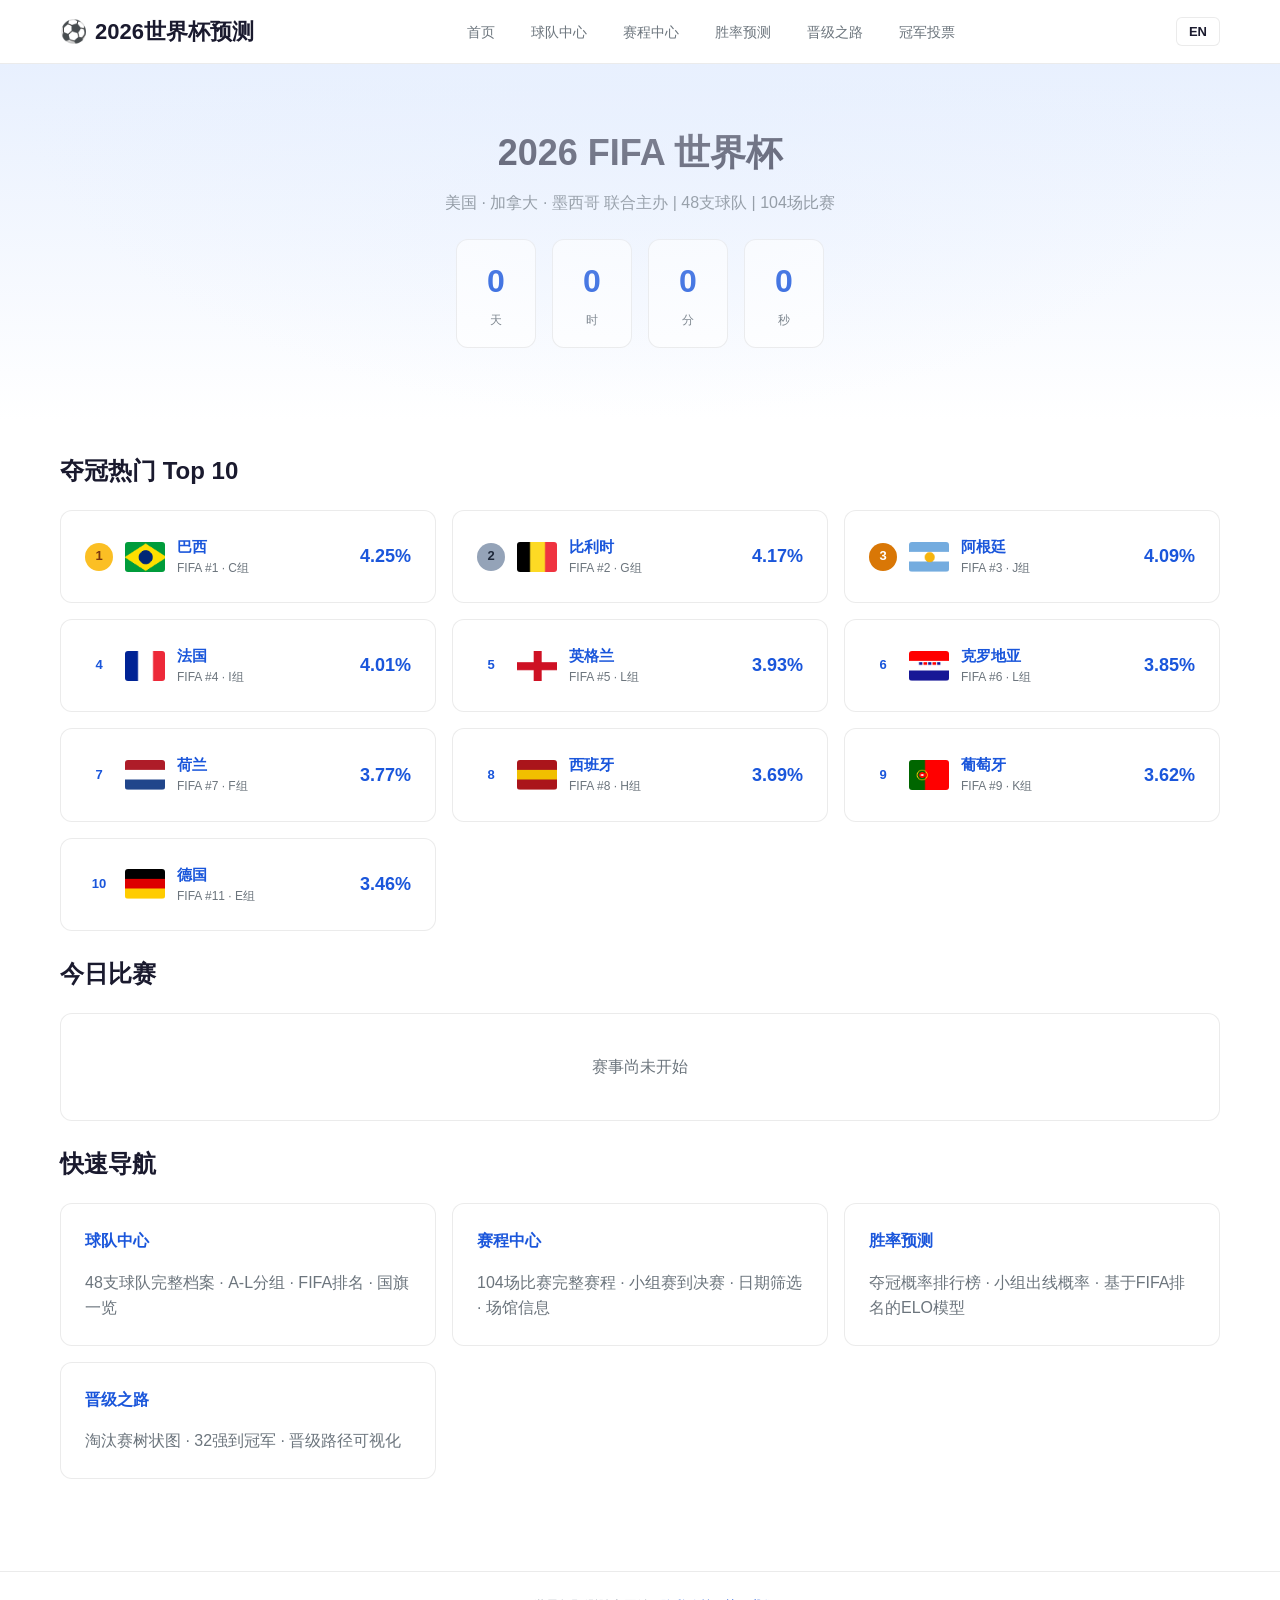
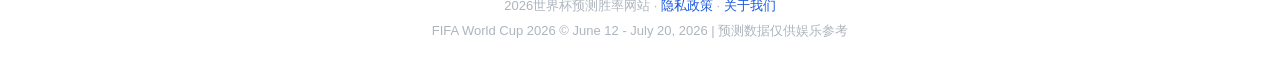
<file: index.html>
<!DOCTYPE html>
<html lang="zh-CN">
<head>
<meta charset="UTF-8">
  <script async src="https://pagead2.googlesyndication.com/pagead/js/adsbygoogle.js?client=ca-pub-3006326176617264"
     crossorigin="anonymous"></script>
<meta name="viewport" content="width=device-width, initial-scale=1.0">
<title data-i18n-title="2026世界杯预测胜率 | 夺冠概率 · 赛程 · 球队中心">2026世界杯预测胜率 | 夺冠概率 · 赛程 · 球队中心</title>
  <meta name="description" content="2026年美加墨世界杯预测胜率网站。48支球队完整数据，104场比赛赛程，基于FIFA排名的ELO胜率模型，冠军预测投票。免费、无广告（即将开通）、纯中文。">
  <meta name="keywords" content="2026世界杯,世界杯预测,夺冠概率,世界杯赛程,世界杯球队,FIFA排名,世界杯投票,美加墨世界杯,胜率预测">
  <meta name="robots" content="index, follow, max-image-preview:large">
  <meta name="author" content="2026世界杯预测">
  <link rel="canonical" href="https://cup2026.top/">
  <!-- Open Graph -->
  <meta property="og:title" content="2026世界杯预测胜率 | 夺冠概率 · 赛程 · 球队中心">
  <meta property="og:description" content="2026年美加墨世界杯预测胜率网站。48支球队完整数据，104场比赛赛程，基于FIFA排名的ELO胜率模型，冠军预测投票。免费、无广告（即将开通）、纯中文。">
  <meta property="og:type" content="website">
  <meta property="og:url" content="https://cup2026.top/">
  <meta property="og:site_name" content="2026世界杯预测">
  <meta property="og:locale" content="zh_CN">
  <!-- Twitter Card -->
  <meta name="twitter:card" content="summary_large_image">
  <meta name="twitter:title" content="2026世界杯预测胜率 | 夺冠概率 · 赛程 · 球队中心">
  <meta name="twitter:description" content="2026年美加墨世界杯预测胜率网站。48支球队完整数据，104场比赛赛程，基于FIFA排名的ELO胜率模型，冠军预测投票。免费、无广告（即将开通）、纯中文。">
  <!-- Structured Data -->
  <script type="application/ld+json">
  {
    "@context": "https://schema.org",
    "@type": "WebSite",
    "name": "2026世界杯预测胜率",
    "url": "https://cup2026.top/",
    "description": "2026年美加墨世界杯预测胜率网站。48支球队数据、104场赛程、ELO胜率模型、冠军预测投票。",
    "inLanguage": "zh-CN",
    "potentialAction": {
      "@type": "SearchAction",
      "target": "https://cup2026.top/teams.html?search={search_term_string}",
      "query-input": "required name=search_term_string"
    }
  }
  </script>
<link rel="stylesheet" href="css/style.css">
  <script src="js/i18n.js" defer></script>
</head>
<body>

<nav class="nav">
  <div class="nav-inner">
    <a href="index.html" class="nav-logo"><span>&#9917;</span> <span data-i18n="2026世界杯预测">2026世界杯预测</span></a>
    <button class="nav-toggle" onclick="document.querySelector('.nav-links').classList.toggle('open')">
      <span></span><span></span><span></span>
    </button>
    <ul class="nav-links">
      <li><a href="index.html" data-i18n="首页">首页</a></li>
      <li><a href="teams.html" data-i18n="球队中心">球队中心</a></li>
      <li><a href="schedule.html" data-i18n="赛程中心">赛程中心</a></li>
      <li><a href="probability.html" data-i18n="胜率预测">胜率预测</a></li>
      <li><a href="bracket.html" data-i18n="晋级之路">晋级之路</a></li>
      <li><a href="vote.html" data-i18n="冠军投票">冠军投票</a></li>
    </ul>
    <button id="lang-switch" class="btn" style="padding:6px 12px;font-size:13px;font-weight:600;border-radius:6px;margin-left:8px;">EN</button>
  </div>
</nav>

<section class="hero hero-enhanced">
  <h1 data-i18n="2026 FIFA 世界杯">2026 FIFA 世界杯</h1>
  <p><span data-i18n="美国 · 加拿大 · 墨西哥 联合主办 | 48支球队 | 104场比赛">美国 · 加拿大 · 墨西哥 联合主办 | 48支球队 | 104场比赛</span></p>
  <div class="countdown" id="countdown"></div>
</section>

<div class="container">
  <h2 class="section-title" data-i18n="夺冠热门 Top 10">夺冠热门 Top 10</h2>
  <div class="card-grid" id="hot-teams"></div>

  <div class="mt-24">
    <h2 class="section-title" data-i18n="今日比赛">今日比赛</h2>
    <div class="match-grid" id="today-matches"></div>
  </div>

  <div class="mt-24">
    <h2 class="section-title" data-i18n="快速导航">快速导航</h2>
    <div class="card-grid">
      <a href="teams.html" class="card">
        <div class="card-title"><span data-i18n="球队中心">球队中心</span></div>
        <p class="text-muted" data-i18n="48支球队完整档案 · A-L分组 · FIFA排名 · 国旗一览">48支球队完整档案 · A-L分组 · FIFA排名 · 国旗一览</p>
      </a>
      <a href="schedule.html" class="card">
        <div class="card-title"><span data-i18n="赛程中心">赛程中心</span></div>
        <p class="text-muted" data-i18n="104场比赛完整赛程 · 小组赛到决赛 · 日期筛选 · 场馆信息">104场比赛完整赛程 · 小组赛到决赛 · 日期筛选 · 场馆信息</p>
      </a>
      <a href="probability.html" class="card">
        <div class="card-title"><span data-i18n="胜率预测">胜率预测</span></div>
        <p class="text-muted" data-i18n="夺冠概率排行榜 · 小组出线概率 · 基于FIFA排名的ELO模型">夺冠概率排行榜 · 小组出线概率 · 基于FIFA排名的ELO模型</p>
      </a>
      <a href="bracket.html" class="card">
        <div class="card-title"><span data-i18n="晋级之路">晋级之路</span></div>
        <p class="text-muted" data-i18n="淘汰赛树状图 · 32强到冠军 · 晋级路径可视化">淘汰赛树状图 · 32强到冠军 · 晋级路径可视化</p>
      </a>
    </div>
  </div>
</div>

<footer class="footer">
  <p>2026世界杯预测胜率网站 · <a href="privacy.html"data-i18n="隐私政策">隐私政策</a> · <a href="about.html"data-i18n="关于我们">关于我们</a></p>
  <p style="margin-top:4px;">FIFA World Cup 2026 &copy; June 12 - July 20, 2026 | 预测数据仅供娱乐参考</p>
</footer>

<script src="js/data.js"></script>
<script src="js/probability.js"></script>
<script src="js/live-updater.js"></script>
<script src="js/effects.js"></script>
<script>
(function() {
  Effects.init();
  Effects.startParticleRain();

  var tn = TOURNAMENT;
  function L(text) { return typeof I18N !== 'undefined' ? I18N.t(text) : text; }

  var start = new Date(tn.startDate + 'T00:00:00+08:00');

  function updateCountdown() {
    var diff = start - new Date();
    if (diff <= 0) diff = 0;
    var d = Math.floor(diff / 86400000);
    var h = Math.floor((diff % 86400000) / 3600000);
    var m = Math.floor((diff % 3600000) / 60000);
    var s = Math.floor((diff % 60000) / 1000);
    document.getElementById('countdown').innerHTML =
      '<div class="countdown-item"><div class="countdown-num">' + d + '</div><div class="countdown-label">' + L('天') + '</div></div>' +
      '<div class="countdown-item"><div class="countdown-num">' + h + '</div><div class="countdown-label">' + L('时') + '</div></div>' +
      '<div class="countdown-item"><div class="countdown-num">' + m + '</div><div class="countdown-label">' + L('分') + '</div></div>' +
      '<div class="countdown-item"><div class="countdown-num">' + s + '</div><div class="countdown-label">' + L('秒') + '</div></div>';
  }
  updateCountdown();
  setInterval(updateCountdown, 1000);

  function renderHotTeams() {
    var odds = getCachedOdds().slice(0, 10);
    var isEnglish = typeof I18N !== 'undefined' && I18N.current === 'en';
    var hotHTML = odds.map(function(t, i) {
      var rankClass = i === 0 ? 'rank-1' : i === 1 ? 'rank-2' : i === 2 ? 'rank-3' : '';
      var groupLabel = L('组');
      var teamName = isEnglish ? (getTeamByCode(t.fifaCode) || {}).name || t.name : t.name;
      return '<a href="teams.html?team=' + t.fifaCode + '" class="card glow-card flip-card" style="display:flex;align-items:center;gap:12px;">' +
        '<div class="flip-card-inner" style="display:flex;align-items:center;gap:12px;width:100%;">' +
        '<span class="rank-badge ' + rankClass + '">' + (i+1) + '</span>' +
        '<img src="' + t.flag + '" class="flag-animated" style="width:40px;height:30px;object-fit:cover;border-radius:3px;" alt="">' +
        '<div style="flex:1"><div style="font-weight:600;font-size:15px;">' + teamName + '</div><div style="font-size:12px;color:var(--text-secondary);">FIFA #' + t.fifaRank + ' · ' + t.group + groupLabel + '</div></div>' +
        '<div style="font-weight:700;font-size:18px;color:var(--accent);">' + t.probability + '%</div>' +
        '</div></a>';
    }).join('');
    document.getElementById('hot-teams').innerHTML = hotHTML;
  }

  function renderToday() {
    var isEnglish = typeof I18N !== 'undefined' && I18N.current === 'en';
    var today = new Date().toISOString().slice(0, 10);
    var todayMatches = getMatchesByDate(today);
    var todayHTML = '';
    if (todayMatches.length === 0) {
      var upcoming = MATCHES.find(function(m) { return m.date >= today; });
      if (upcoming) {
        var h = getTeamByCode(upcoming.home);
        var a = getTeamByCode(upcoming.away);
        var hName = isEnglish ? (h ? h.name : '') : (h ? h.nameCN : '');
        var aName = isEnglish ? (a ? a.name : '') : (a ? a.nameCN : '');
        todayHTML = '<div class="card text-center" style="padding:40px;"><p class="text-muted" style="font-size:15px;">' + L('今日暂无比赛') + '</p><p style="margin-top:8px;font-size:13px;">' + L('最近比赛') + ': ' + hName + ' vs ' + aName + ' — ' + upcoming.date + '</p></div>';
      } else {
        todayHTML = '<div class="card text-center" style="padding:40px;"><p class="text-muted">' + L('赛事尚未开始') + '</p></div>';
      }
    } else {
      todayHTML = todayMatches.map(function(m) {
        var h = getTeamByCode(m.home);
        var a = getTeamByCode(m.away);
        var probs = calcMatchProbability(h, a);
        var homeName = isEnglish ? (h ? h.name : 'TBD') : (h ? h.nameCN : '待定');
        var awayName = isEnglish ? (a ? a.name : 'TBD') : (a ? a.nameCN : '待定');
        var stageLabels = {group: m.group + L('组') + ' ' + L('第') + m.matchday + ' ' + L('轮'), round32: L('32强'), round16: L('16强'), quarter: L('8强'), semi: L('半决赛'), thirdPlace: L('季军赛'), final: L('决赛')};
        var stageLabel = stageLabels[m.stage] || m.stage;
        return '<div class="match-card">' +
          '<div class="match-time"><div class="match-date">' + m.date.slice(5) + '</div><div class="match-hour">' + m.time + '</div></div>' +
          '<div class="match-teams">' +
            '<div class="match-team"><img src="' + h.flag + '" alt=""><span class="match-team-name">' + homeName + '</span></div>' +
            '<span class="match-vs">VS</span>' +
            '<div class="match-team right"><span class="match-team-name">' + awayName + '</span><img src="' + a.flag + '" alt=""></div>' +
          '</div>' +
          '<span class="match-stage">' + stageLabel + '</span>' +
          '<div style="text-align:center;font-size:12px;min-width:80px;">' +
            '<span style="color:var(--accent);">' + probs.homeWin + '%</span> · <span style="color:var(--text-tertiary);">' + probs.draw + '%</span> · <span style="color:var(--danger);">' + probs.awayWin + '%</span>' +
          '</div></div>';
      }).join('');
    }
    document.getElementById('today-matches').innerHTML = todayHTML;
  }

  renderHotTeams();
  renderToday();

  window.renderLang = function() {
    updateCountdown();
    renderHotTeams();
    renderToday();
  };
})();
</script>
</body>
</html>
</file>
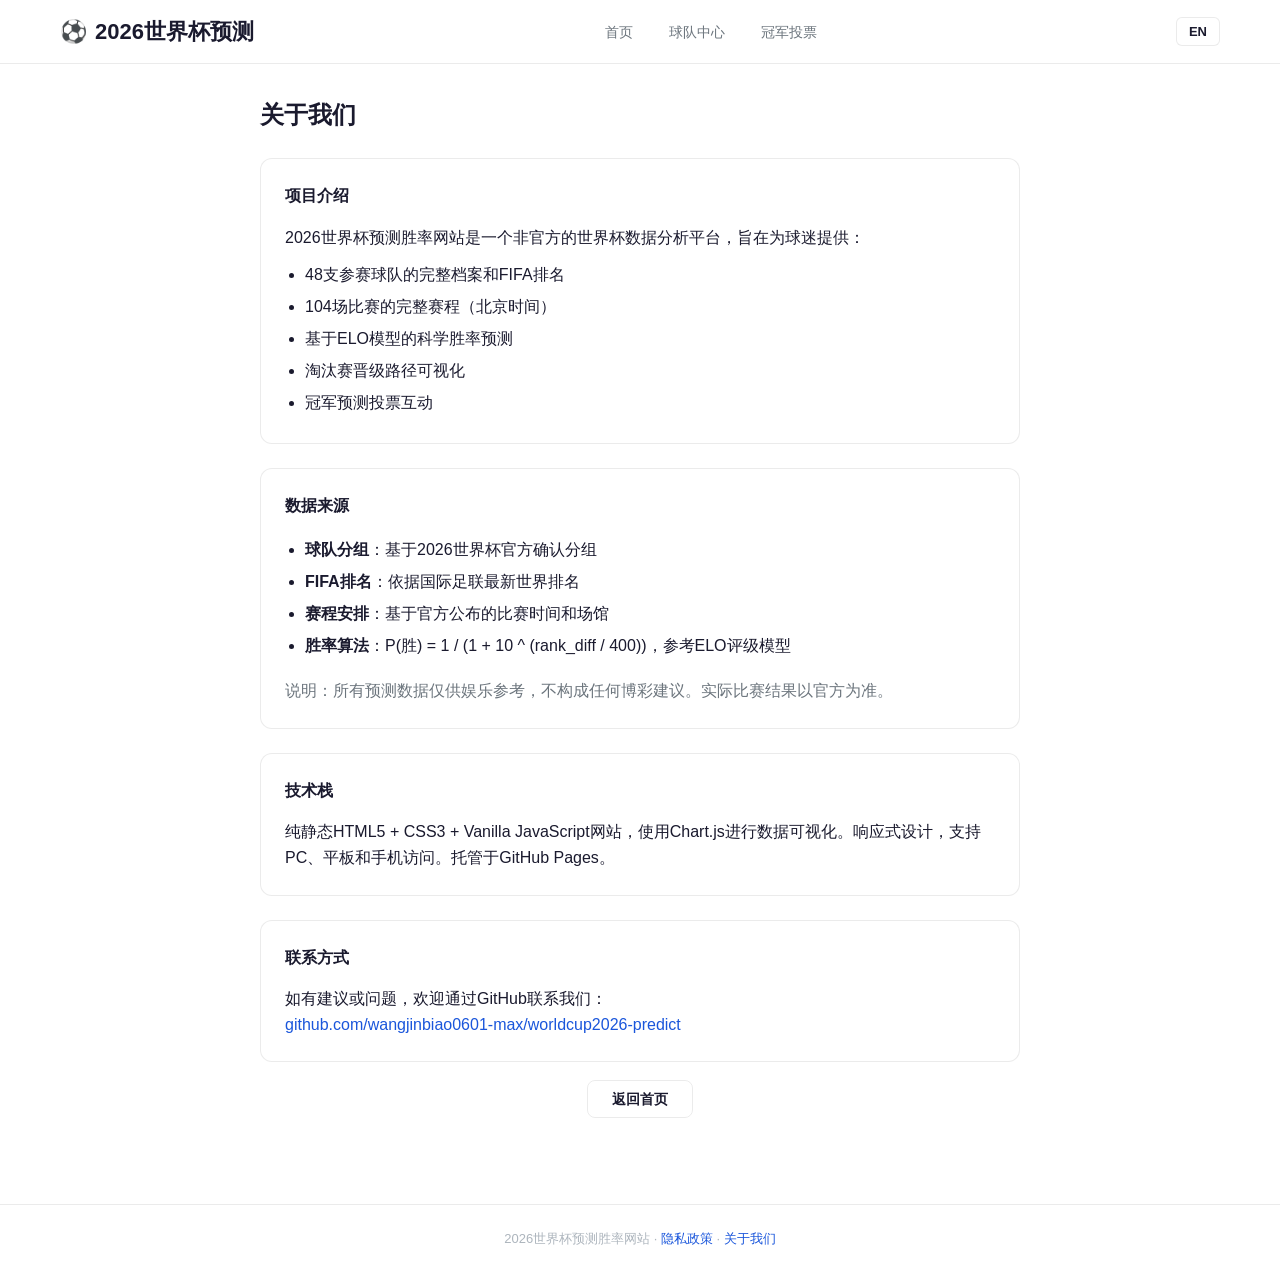
<file: about.html>
<!DOCTYPE html>
<html lang="zh-CN">
<head>
<meta charset="UTF-8">
  <script async src="https://pagead2.googlesyndication.com/pagead/js/adsbygoogle.js?client=ca-pub-3006326176617264"
     crossorigin="anonymous"></script>
<meta name="viewport" content="width=device-width, initial-scale=1.0">
<title data-i18n-title="关于我们 — 2026世界杯预测">关于我们 — 2026世界杯预测</title>
<meta name="description" content="关于2026世界杯预测胜率网站。了解我们的数据来源、算法说明和项目背景。">
<meta name="robots" content="index, follow">
<link rel="stylesheet" href="css/style.css">
  <script src="js/i18n.js" defer></script>
</head>
<body>
<nav class="nav">
  <div class="nav-inner">
    <a href="index.html" class="nav-logo"><span>&#9917;</span> <span data-i18n="2026世界杯预测">2026世界杯预测</span></a>
    <ul class="nav-links">
      <li><a href="index.html" data-i18n="首页">首页</a></li>
      <li><a href="teams.html" data-i18n="球队中心">球队中心</a></li>
      <li><a href="vote.html" data-i18n="冠军投票">冠军投票</a></li>
    </ul>
    <button id="lang-switch" class="btn" style="padding:6px 12px;font-size:13px;font-weight:600;border-radius:6px;margin-left:8px;">EN</button>
  </div>
</nav>
<div class="container" style="max-width:800px;">
  <h1 class="section-title" data-i18n="关于我们">关于我们</h1>

  <div class="card mt-24">
    <h2 class="card-title" data-i18n="项目介绍">项目介绍</h2>
    <p>2026世界杯预测胜率网站是一个非官方的世界杯数据分析平台，旨在为球迷提供：</p>
    <ul style="margin-top:8px;padding-left:20px;line-height:2;">
      <li>48支参赛球队的完整档案和FIFA排名</li>
      <li>104场比赛的完整赛程（北京时间）</li>
      <li>基于ELO模型的科学胜率预测</li>
      <li>淘汰赛晋级路径可视化</li>
      <li>冠军预测投票互动</li>
    </ul>
  </div>

  <div class="card mt-24">
    <h2 class="card-title" data-i18n="数据来源">数据来源</h2>
    <ul style="padding-left:20px;line-height:2;">
      <li><strong>球队分组</strong>：基于2026世界杯官方确认分组</li>
      <li><strong>FIFA排名</strong>：依据国际足联最新世界排名</li>
      <li><strong>赛程安排</strong>：基于官方公布的比赛时间和场馆</li>
      <li><strong>胜率算法</strong>：P(胜) = 1 / (1 + 10 ^ (rank_diff / 400))，参考ELO评级模型</li>
    </ul>
    <p class="text-muted mt-16">说明：所有预测数据仅供娱乐参考，不构成任何博彩建议。实际比赛结果以官方为准。</p>
  </div>

  <div class="card mt-24">
    <h2 class="card-title" data-i18n="技术栈">技术栈</h2>
    <p>纯静态HTML5 + CSS3 + Vanilla JavaScript网站，使用Chart.js进行数据可视化。响应式设计，支持PC、平板和手机访问。托管于GitHub Pages。</p>
  </div>

  <div class="card mt-24">
    <h2 class="card-title" data-i18n="联系方式">联系方式</h2>
    <p>如有建议或问题，欢迎通过GitHub联系我们：<br>
    <a href="https://github.com/wangjinbiao0601-max/worldcup2026-predict" target="_blank" rel="noopener">github.com/wangjinbiao0601-max/worldcup2026-predict</a></p>
  </div>

  <div class="text-center mt-24">
    <a href="index.html" class="btn"data-i18n="返回首页">返回首页</a>
  </div>
</div>
<footer class="footer">
  <p>2026世界杯预测胜率网站 · <a href="privacy.html"data-i18n="隐私政策">隐私政策</a> · <a href="about.html"data-i18n="关于我们">关于我们</a></p>
</footer>
</body>
</html>
</file>
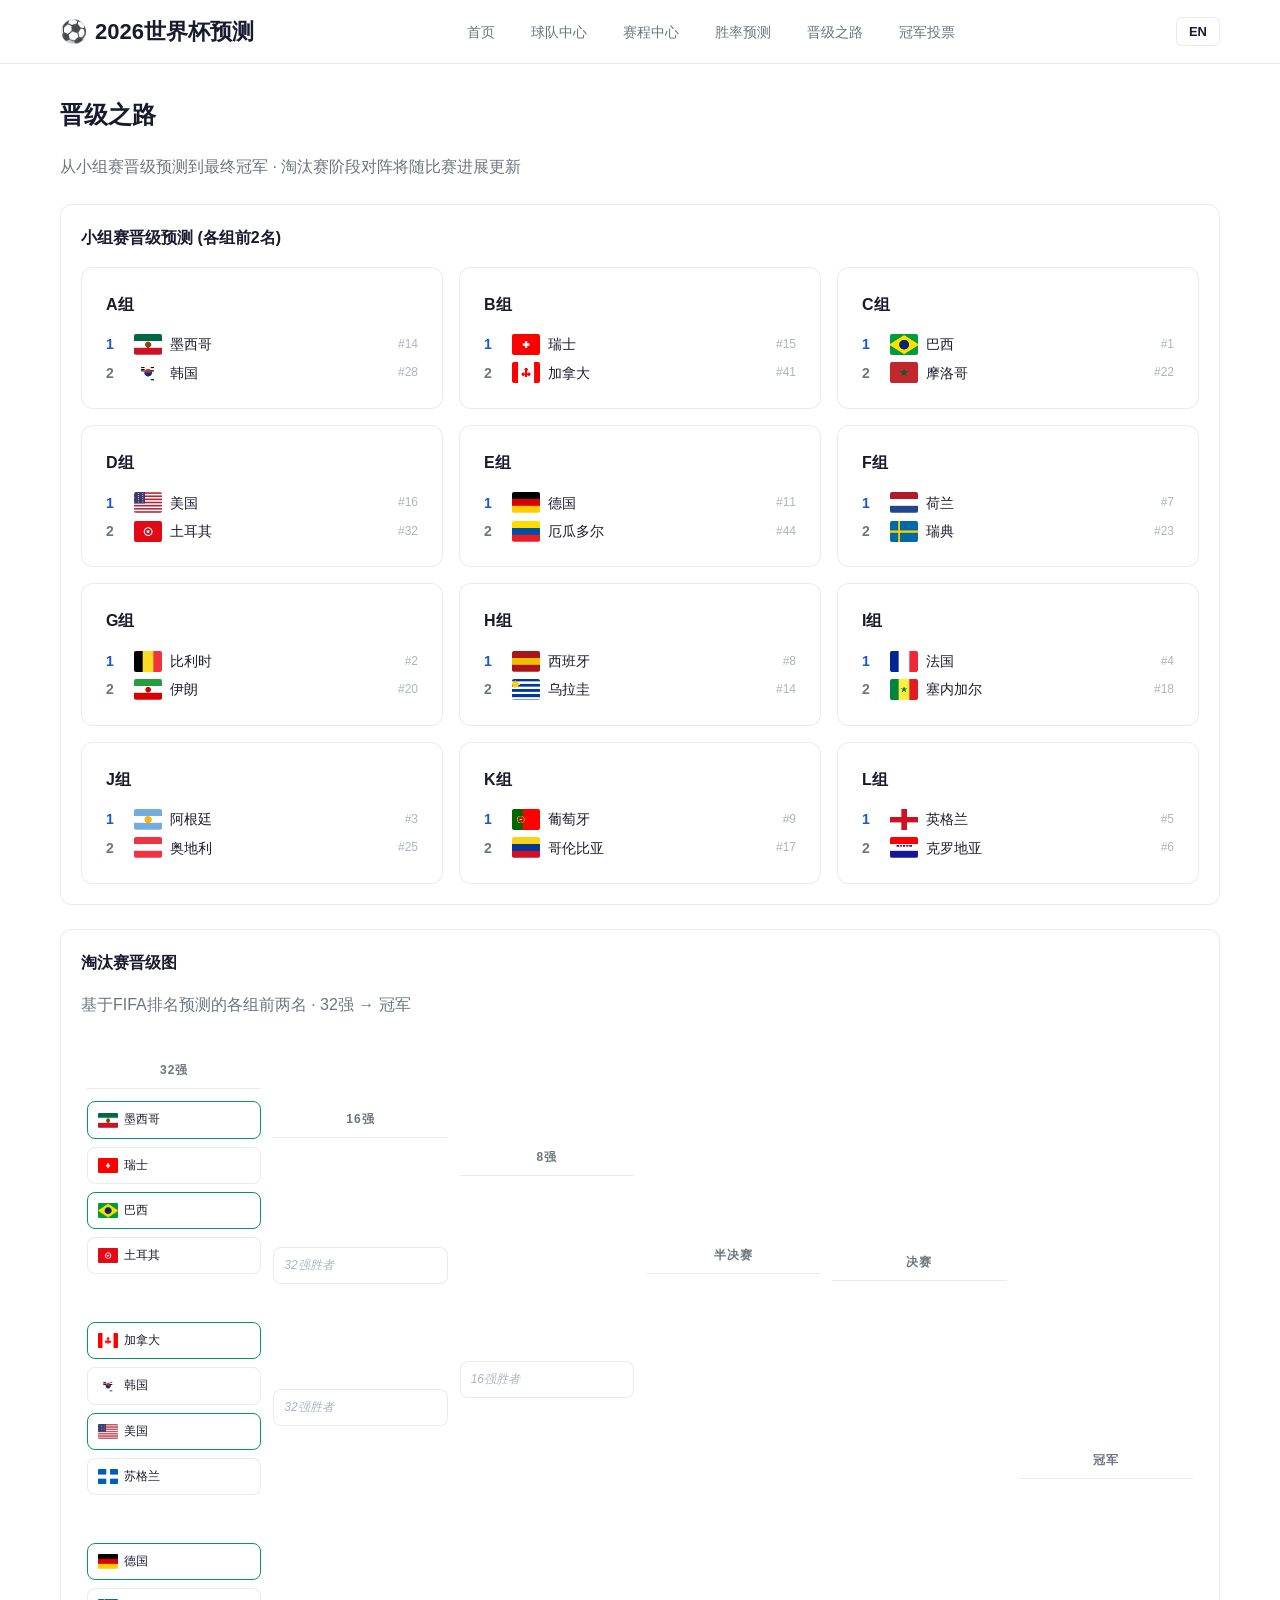
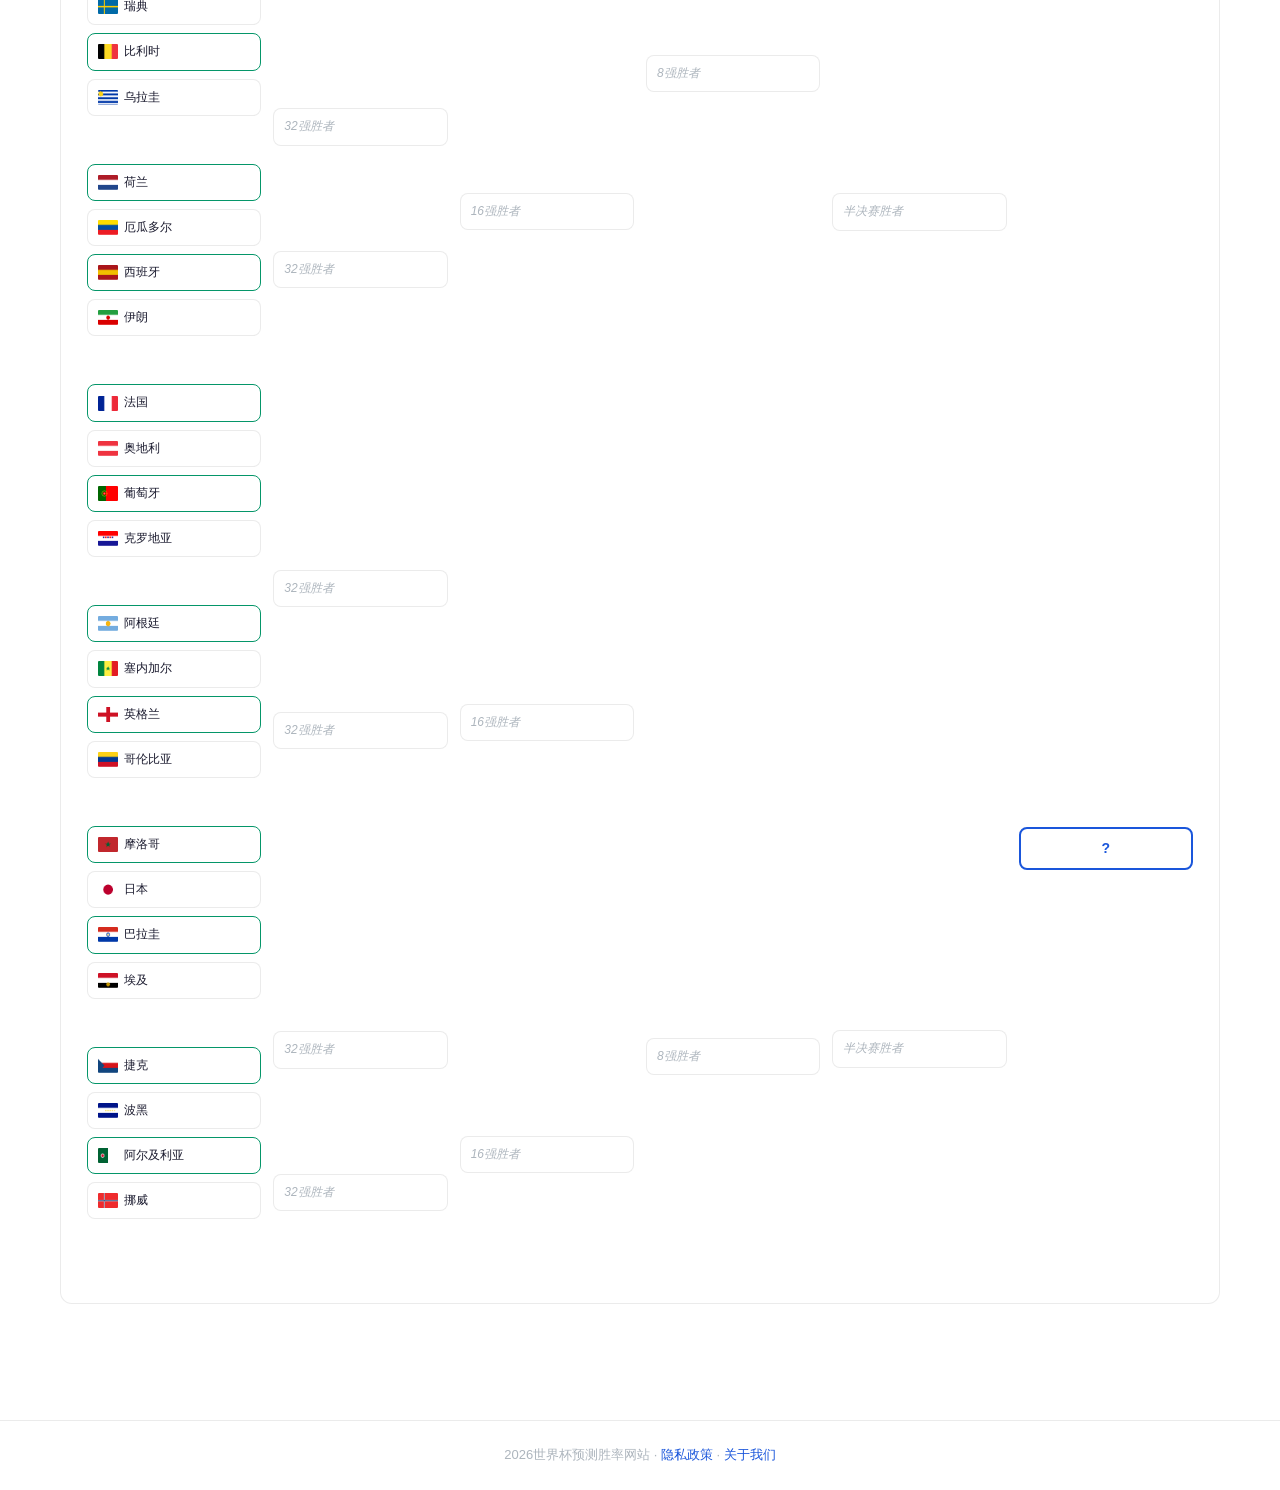
<file: bracket.html>
<!DOCTYPE html>
<html lang="zh-CN">
<head>
<meta charset="UTF-8">
  <script async src="https://pagead2.googlesyndication.com/pagead/js/adsbygoogle.js?client=ca-pub-3006326176617264"
     crossorigin="anonymous"></script>
<meta name="viewport" content="width=device-width, initial-scale=1.0">
<title data-i18n-title="晋级之路 | 淘汰赛对阵图 — 2026世界杯预测">晋级之路 | 淘汰赛对阵图 — 2026世界杯预测</title>
  <meta name="description" content="2026世界杯淘汰赛晋级之路完整树状图。从32强到决赛，基于FIFA排名的晋级预测，12组出线形势分析。">
  <meta name="keywords" content="世界杯晋级图,淘汰赛对阵,世界杯16强,8强,半决赛,决赛">
  <meta name="robots" content="index, follow, max-image-preview:large">
  <meta name="author" content="2026世界杯预测">
  <link rel="canonical" href="https://cup2026.top/bracket.html">
  <!-- Open Graph -->
  <meta property="og:title" content="晋级之路 | 淘汰赛对阵图 — 2026世界杯预测">
  <meta property="og:description" content="2026世界杯淘汰赛晋级之路完整树状图。从32强到决赛，基于FIFA排名的晋级预测，12组出线形势分析。">
  <meta property="og:type" content="website">
  <meta property="og:url" content="https://cup2026.top/bracket.html">
  <meta property="og:site_name" content="2026世界杯预测">
  <meta property="og:locale" content="zh_CN">
  <!-- Twitter Card -->
  <meta name="twitter:card" content="summary_large_image">
  <meta name="twitter:title" content="晋级之路 | 淘汰赛对阵图 — 2026世界杯预测">
  <meta name="twitter:description" content="2026世界杯淘汰赛晋级之路完整树状图。从32强到决赛，基于FIFA排名的晋级预测，12组出线形势分析。">
<link rel="stylesheet" href="css/style.css">
<style>
.bracket-tree { overflow-x: auto; padding: 20px 0; }
.bracket-wrapper { min-width: 1100px; }
.bracket-stage-row {
  display: flex; gap: 0; align-items: stretch;
}
.bracket-column {
  flex: 1; min-width: 100px; display: flex; flex-direction: column;
  justify-content: space-around; padding: 0 6px;
}
.bracket-column-header {
  text-align: center; font-size: 12px; font-weight: 600; color: var(--text-secondary);
  padding: 8px 0; text-transform: uppercase; letter-spacing: 1px;
  border-bottom: 1px solid var(--border); margin-bottom: 8px;
}
.bracket-slot {
  border: 1px solid var(--border); border-radius: var(--radius-sm);
  padding: 8px 10px; margin: 4px 0; background: var(--bg);
  display: flex; align-items: center; gap: 6px; font-size: 12px;
  transition: all .2s; cursor: default; position: relative;
}
.bracket-slot:hover { border-color: var(--accent); background: var(--accent-light); }
.bracket-slot.tbd { color: var(--text-tertiary); font-style: italic; }
.bracket-slot img { width: 20px; height: 15px; object-fit: cover; border-radius: 1px; flex-shrink: 0; }
.bracket-team-inline { flex: 1; white-space: nowrap; overflow: hidden; text-overflow: ellipsis; }
.bracket-slot.qualified { border-color: var(--success); }
.bracket-slot.highlight { border-color: var(--accent); border-width: 2px; }

.bracket-spacer { height: 40px; }
.bracket-connector-col {
  display: flex; align-items: center; justify-content: center;
  width: 30px; flex-shrink: 0;
}
.connector-lines {
  width: 100%; height: 60px; position: relative;
}
.connector-lines::before {
  content: ''; position: absolute; top: 0; left: 0; right: 0; bottom: 0;
  border-left: 1px solid var(--border);
}
</style>
  <script src="js/i18n.js" defer></script>
</head>
<body>

<nav class="nav">
  <div class="nav-inner">
    <a href="index.html" class="nav-logo"><span>&#9917;</span> <span data-i18n="2026世界杯预测">2026世界杯预测</span></a>
    <button class="nav-toggle" onclick="document.querySelector('.nav-links').classList.toggle('open')">
      <span></span><span></span><span></span>
    </button>
    <ul class="nav-links">
      <li><a href="index.html" data-i18n="首页">首页</a></li>
      <li><a href="teams.html" data-i18n="球队中心">球队中心</a></li>
      <li><a href="schedule.html" data-i18n="赛程中心">赛程中心</a></li>
      <li><a href="probability.html" data-i18n="胜率预测">胜率预测</a></li>
      <li><a href="bracket.html" data-i18n="晋级之路">晋级之路</a></li>
      <li><a href="vote.html" data-i18n="冠军投票">冠军投票</a></li>
    </ul>
    <button id="lang-switch" class="btn" style="padding:6px 12px;font-size:13px;font-weight:600;border-radius:6px;margin-left:8px;">EN</button>
  </div>
</nav>

<div class="container">
  <h1 class="section-title" data-i18n="晋级之路">晋级之路</h1>
  <p class="section-desc" data-i18n="从小组赛晋级预测到最终冠军 · 淘汰赛阶段对阵将随比赛进展更新">从小组赛晋级预测到最终冠军 · 淘汰赛阶段对阵将随比赛进展更新</p>

  <!-- 12组晋级预测 -->
  <div class="chart-wrapper mt-24">
    <h2 class="card-title" data-i18n="小组赛晋级预测 (各组前2名)">小组赛晋级预测 (各组前2名)</h2>
    <div class="card-grid" id="group-qualification"></div>
  </div>

  <!-- 淘汰赛对阵图 -->
  <div class="chart-wrapper mt-24">
    <h2 class="card-title" data-i18n="淘汰赛晋级图">淘汰赛晋级图</h2>
    <p class="text-muted mb-16">基于FIFA排名预测的各组前两名 · 32强 → 冠军</p>
    <div class="bracket-tree">
      <div class="bracket-wrapper" id="bracket-tree"></div>
    </div>
  </div>
</div>

<footer class="footer">
  <p>2026世界杯预测胜率网站 · <a href="privacy.html"data-i18n="隐私政策">隐私政策</a> · <a href="about.html"data-i18n="关于我们">关于我们</a></p>
</footer>

<script src="js/data.js"></script>
<script src="js/probability.js"></script>
<script>
(function() {
  function L(text) { return typeof I18N !== 'undefined' ? I18N.t(text) : text; }

  function getGroupTop2(group) {
    var teams = getTeamsByGroup(group);
    teams.sort(function(a, b) { return a.fifaRank - b.fifaRank; });
    return teams.slice(0, 2);
  }

  function renderQualification() {
    var groupWord = L('组');
    var groupsHTML = '';
    getAllGroups().forEach(function(g) {
      var top2 = getGroupTop2(g);
      groupsHTML += '<div class="card"><div class="card-title">' + g + groupWord + '</div>' +
        '<div style="display:flex;flex-direction:column;gap:6px;">' +
        top2.map(function(t, i) {
          return '<div style="display:flex;align-items:center;gap:8px;font-size:14px;">' +
            '<span style="font-weight:700;color:' + (i===0?'var(--accent)':'var(--text-secondary)') + ';min-width:20px;">' + (i+1) + '</span>' +
            '<img src="' + t.flag + '" style="width:28px;height:21px;object-fit:cover;border-radius:2px;" alt="">' +
            '<span>' + t.nameCN + '</span>' +
            '<span style="font-size:12px;color:var(--text-tertiary);margin-left:auto;">#' + t.fifaRank + '</span></div>';
        }).join('') + '</div></div>';
    });
    document.getElementById('group-qualification').innerHTML = groupsHTML;
  }

  var round32 = MATCHES.filter(function(m) { return m.stage === 'round32'; });

  function renderBracket() {
    var tbd = L('待定');
    var html = '<div class="bracket-stage-row">';

    html += '<div class="bracket-column"><div class="bracket-column-header">' + L('32强') + '</div>';
    round32.forEach(function(m, i) {
      var h = m.home ? getTeamByCode(m.home) : null;
      var a = m.away ? getTeamByCode(m.away) : null;
      html += '<div class="bracket-slot' + (h ? ' qualified' : '') + '">';
      html += h ? '<img src="' + h.flag + '" alt=""><span class="bracket-team-inline">' + h.nameCN + '</span>' : '<span class="bracket-team-inline tbd">' + tbd + '</span>';
      html += '</div><div class="bracket-slot">';
      html += a ? '<img src="' + a.flag + '" alt=""><span class="bracket-team-inline">' + a.nameCN + '</span>' : '<span class="bracket-team-inline tbd">' + tbd + '</span>';
      html += '</div>';
      if (i % 2 === 1) html += '<div class="bracket-spacer"></div>';
    });
    html += '</div>';

    html += '<div class="bracket-column"><div class="bracket-column-header">' + L('16强') + '</div>';
    for (var r = 0; r < 16; r += 4) {
      html += '<div class="bracket-slot tbd"><span class="bracket-team-inline">' + L('32强胜者') + '</span></div>';
      html += '<div class="bracket-slot tbd"><span class="bracket-team-inline">' + L('32强胜者') + '</span></div>';
      if (r % 4 === 0 && r < 12) html += '<div class="bracket-spacer" style="height:80px;"></div>';
    }
    html += '</div>';

    html += '<div class="bracket-column"><div class="bracket-column-header">' + L('8强') + '</div>';
    for (var q = 0; q < 8; q += 4) {
      html += '<div class="bracket-slot tbd"><span class="bracket-team-inline">' + L('16强胜者') + '</span></div><div class="bracket-spacer" style="height:40px;"></div>';
      html += '<div class="bracket-slot tbd"><span class="bracket-team-inline">' + L('16强胜者') + '</span></div>';
      if (q < 4) html += '<div class="bracket-spacer" style="height:120px;"></div>';
    }
    html += '</div>';

    html += '<div class="bracket-column"><div class="bracket-column-header">' + L('半决赛') + '</div>';
    html += '<div class="bracket-slot tbd"><span class="bracket-team-inline">' + L('8强胜者') + '</span></div>';
    html += '<div class="bracket-spacer" style="height:200px;"></div>';
    html += '<div class="bracket-slot tbd"><span class="bracket-team-inline">' + L('8强胜者') + '</span></div>';
    html += '</div>';

    html += '<div class="bracket-column"><div class="bracket-column-header">' + L('决赛') + '</div>';
    html += '<div class="bracket-slot tbd" style="margin-top:120px;"><span class="bracket-team-inline">' + L('半决赛胜者') + '</span></div>';
    html += '<div class="bracket-spacer" style="height:24px;"></div>';
    html += '<div class="bracket-slot tbd"><span class="bracket-team-inline">' + L('半决赛胜者') + '</span></div>';
    html += '</div>';

    html += '<div class="bracket-column"><div class="bracket-column-header">' + L('冠军') + '</div>';
    html += '<div class="bracket-slot highlight" style="margin-top:160px;text-align:center;justify-content:center;font-weight:600;font-size:14px;">';
    html += '<span class="bracket-team-inline" style="color:var(--accent);">?</span></div></div>';

    html += '</div>';
    document.getElementById('bracket-tree').innerHTML = html;
  }

  renderQualification();
  renderBracket();

  window.renderLang = function() {
    renderQualification();
    renderBracket();
  };
})();
</script>
</body>
</html>
</file>
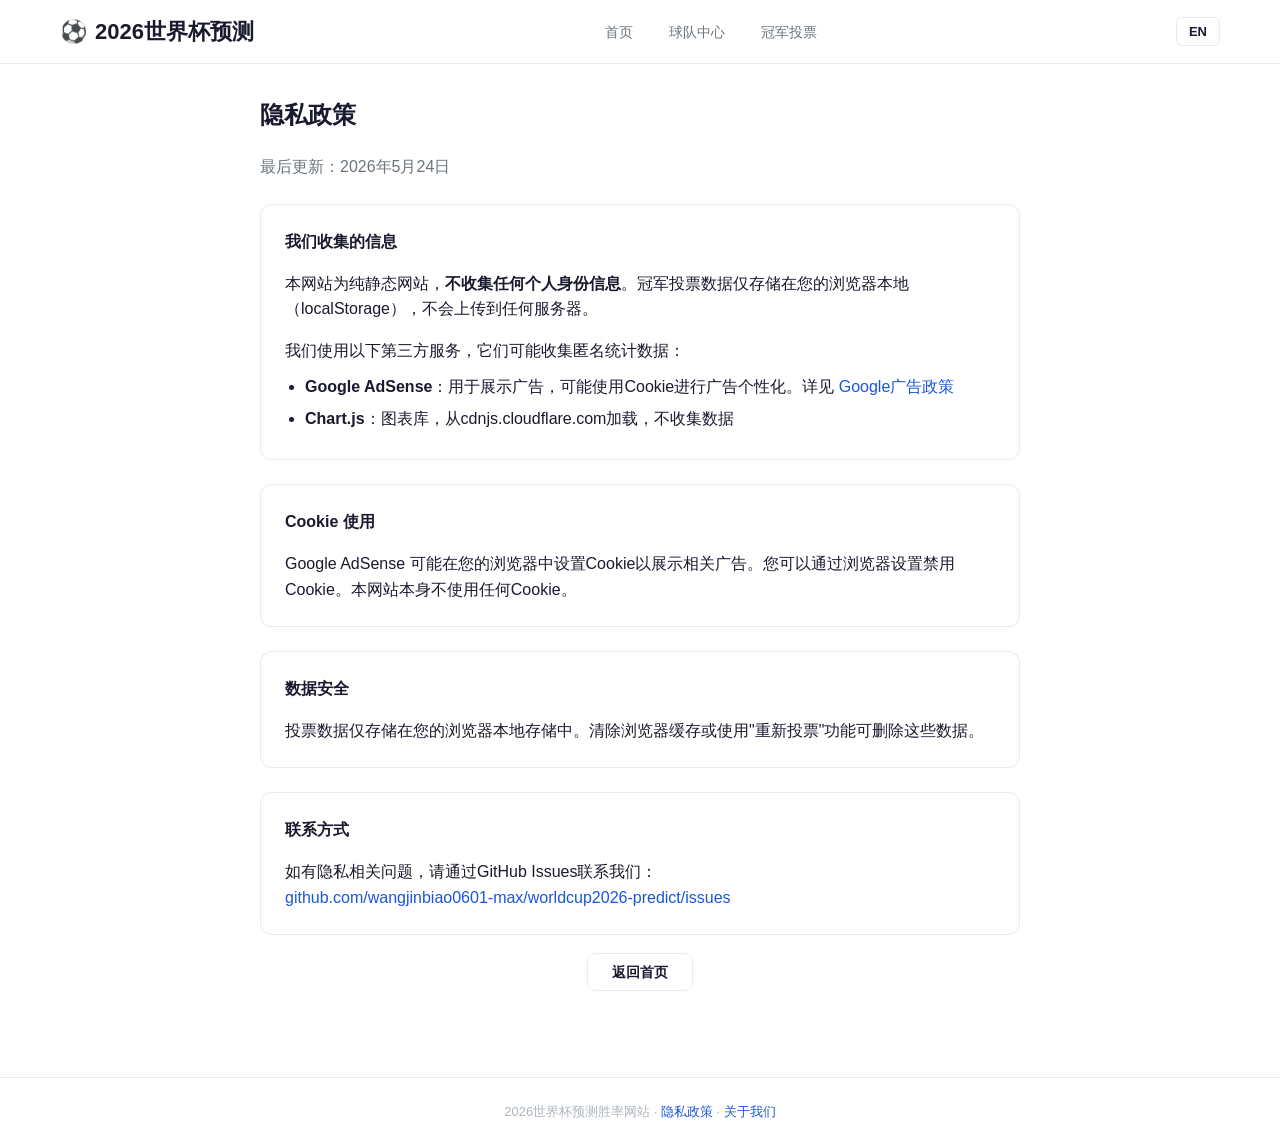
<file: privacy.html>
<!DOCTYPE html>
<html lang="zh-CN">
<head>
<meta charset="UTF-8">
  <script async src="https://pagead2.googlesyndication.com/pagead/js/adsbygoogle.js?client=ca-pub-3006326176617264"
     crossorigin="anonymous"></script>
<meta name="viewport" content="width=device-width, initial-scale=1.0">
<title data-i18n-title="隐私政策 — 2026世界杯预测">隐私政策 — 2026世界杯预测</title>
<meta name="description" content="2026世界杯预测网站隐私政策。说明我们如何收集和使用数据。">
<meta name="robots" content="index, follow">
<link rel="stylesheet" href="css/style.css">
  <script src="js/i18n.js" defer></script>
</head>
<body>
<nav class="nav">
  <div class="nav-inner">
    <a href="index.html" class="nav-logo"><span>&#9917;</span> <span data-i18n="2026世界杯预测">2026世界杯预测</span></a>
    <ul class="nav-links">
      <li><a href="index.html" data-i18n="首页">首页</a></li>
      <li><a href="teams.html" data-i18n="球队中心">球队中心</a></li>
      <li><a href="vote.html" data-i18n="冠军投票">冠军投票</a></li>
    </ul>
    <button id="lang-switch" class="btn" style="padding:6px 12px;font-size:13px;font-weight:600;border-radius:6px;margin-left:8px;">EN</button>
  </div>
</nav>
<div class="container" style="max-width:800px;">
  <h1 class="section-title" data-i18n="隐私政策">隐私政策</h1>
  <p class="text-muted">最后更新：2026年5月24日</p>

  <div class="card mt-24">
    <h2 class="card-title" data-i18n="我们收集的信息">我们收集的信息</h2>
    <p>本网站为纯静态网站，<strong>不收集任何个人身份信息</strong>。冠军投票数据仅存储在您的浏览器本地（localStorage），不会上传到任何服务器。</p>
    <p class="mt-16">我们使用以下第三方服务，它们可能收集匿名统计数据：</p>
    <ul style="margin-top:8px;padding-left:20px;line-height:2;">
      <li><strong>Google AdSense</strong>：用于展示广告，可能使用Cookie进行广告个性化。详见 <a href="https://policies.google.com/technologies/ads" target="_blank" rel="noopener">Google广告政策</a></li>
      <li><strong>Chart.js</strong>：图表库，从cdnjs.cloudflare.com加载，不收集数据</li>
    </ul>
  </div>

  <div class="card mt-24">
    <h2 class="card-title" data-i18n="Cookie 使用">Cookie 使用</h2>
    <p>Google AdSense 可能在您的浏览器中设置Cookie以展示相关广告。您可以通过浏览器设置禁用Cookie。本网站本身不使用任何Cookie。</p>
  </div>

  <div class="card mt-24">
    <h2 class="card-title" data-i18n="数据安全">数据安全</h2>
    <p>投票数据仅存储在您的浏览器本地存储中。清除浏览器缓存或使用"重新投票"功能可删除这些数据。</p>
  </div>

  <div class="card mt-24">
    <h2 class="card-title" data-i18n="联系方式">联系方式</h2>
    <p>如有隐私相关问题，请通过GitHub Issues联系我们：<br>
    <a href="https://github.com/wangjinbiao0601-max/worldcup2026-predict/issues" target="_blank" rel="noopener">github.com/wangjinbiao0601-max/worldcup2026-predict/issues</a></p>
  </div>

  <div class="text-center mt-24">
    <a href="index.html" class="btn"data-i18n="返回首页">返回首页</a>
  </div>
</div>
<footer class="footer">
  <p>2026世界杯预测胜率网站 · <a href="privacy.html"data-i18n="隐私政策">隐私政策</a> · <a href="about.html"data-i18n="关于我们">关于我们</a></p>
</footer>
</body>
</html>
</file>
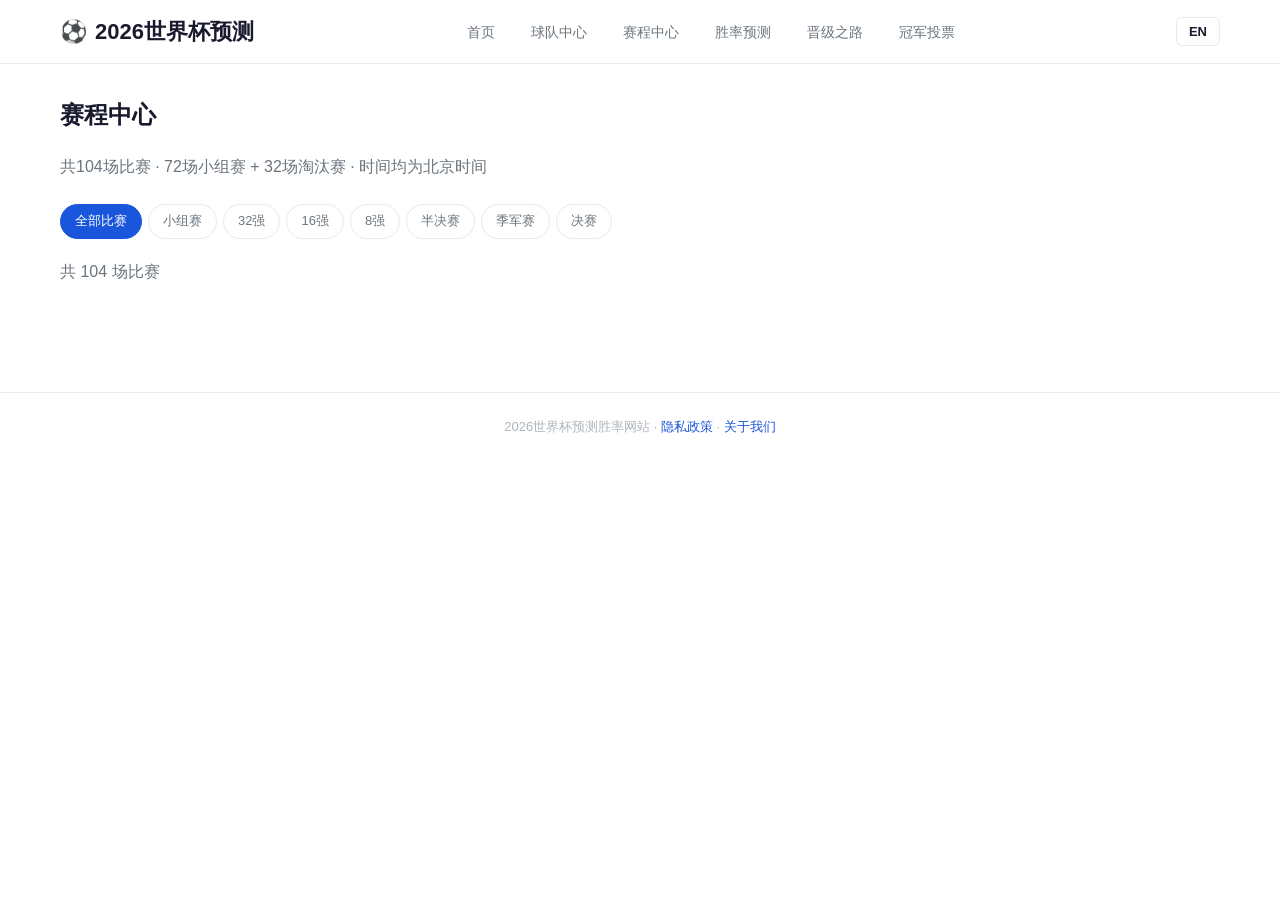
<file: schedule.html>
<!DOCTYPE html>
<html lang="zh-CN">
<head>
<meta charset="UTF-8">
  <script async src="https://pagead2.googlesyndication.com/pagead/js/adsbygoogle.js?client=ca-pub-3006326176617264"
     crossorigin="anonymous"></script>
<meta name="viewport" content="width=device-width, initial-scale=1.0">
<title data-i18n-title="赛程中心 | 104场完整赛程 — 2026世界杯预测">赛程中心 | 104场完整赛程 — 2026世界杯预测</title>
  <meta name="description" content="2026世界杯104场完整赛程（72场小组赛+32场淘汰赛）。北京时间，含场馆信息、胜率预测。按阶段和小组筛选。">
  <meta name="keywords" content="2026世界杯赛程,世界杯比赛时间,世界杯对阵,小组赛,淘汰赛">
  <meta name="robots" content="index, follow, max-image-preview:large">
  <meta name="author" content="2026世界杯预测">
  <link rel="canonical" href="https://cup2026.top/schedule.html">
  <!-- Open Graph -->
  <meta property="og:title" content="赛程中心 | 104场完整赛程 — 2026世界杯预测">
  <meta property="og:description" content="2026世界杯104场完整赛程（72场小组赛+32场淘汰赛）。北京时间，含场馆信息、胜率预测。按阶段和小组筛选。">
  <meta property="og:type" content="website">
  <meta property="og:url" content="https://cup2026.top/schedule.html">
  <meta property="og:site_name" content="2026世界杯预测">
  <meta property="og:locale" content="zh_CN">
  <!-- Twitter Card -->
  <meta name="twitter:card" content="summary_large_image">
  <meta name="twitter:title" content="赛程中心 | 104场完整赛程 — 2026世界杯预测">
  <meta name="twitter:description" content="2026世界杯104场完整赛程（72场小组赛+32场淘汰赛）。北京时间，含场馆信息、胜率预测。按阶段和小组筛选。">
<link rel="stylesheet" href="css/style.css">
  <script src="js/i18n.js" defer></script>
</head>
<body>

<nav class="nav">
  <div class="nav-inner">
    <a href="index.html" class="nav-logo"><span>&#9917;</span> <span data-i18n="2026世界杯预测">2026世界杯预测</span></a>
    <button class="nav-toggle" onclick="document.querySelector('.nav-links').classList.toggle('open')">
      <span></span><span></span><span></span>
    </button>
    <ul class="nav-links">
      <li><a href="index.html" data-i18n="首页">首页</a></li>
      <li><a href="teams.html" data-i18n="球队中心">球队中心</a></li>
      <li><a href="schedule.html" data-i18n="赛程中心">赛程中心</a></li>
      <li><a href="probability.html" data-i18n="胜率预测">胜率预测</a></li>
      <li><a href="bracket.html" data-i18n="晋级之路">晋级之路</a></li>
      <li><a href="vote.html" data-i18n="冠军投票">冠军投票</a></li>
    </ul>
    <button id="lang-switch" class="btn" style="padding:6px 12px;font-size:13px;font-weight:600;border-radius:6px;margin-left:8px;">EN</button>
  </div>
</nav>

<div class="container">
  <h1 class="section-title" data-i18n="赛程中心">赛程中心</h1>
  <p class="section-desc" data-i18n="共104场比赛 · 72场小组赛 + 32场淘汰赛 · 时间均为北京时间">共104场比赛 · 72场小组赛 + 32场淘汰赛 · 时间均为北京时间</p>

  <div class="stage-filters" id="stage-filters"></div>

  <div class="group-tabs hidden" id="group-filter-row">
    <span class="group-tab active" data-group="all"data-i18n="全部小组">全部小组</span>
  </div>

  <div id="match-count" class="text-muted mb-16"></div>
  <div class="match-grid" id="match-list"></div>
</div>

<footer class="footer">
  <p>2026世界杯预测胜率网站 · <a href="privacy.html"data-i18n="隐私政策">隐私政策</a> · <a href="about.html"data-i18n="关于我们">关于我们</a></p>
</footer>

<script src="js/data.js"></script>
<script src="js/probability.js"></script>
<script>
(function() {
  function L(text) { return typeof I18N !== 'undefined' ? I18N.t(text) : text; }
  var currentStage = 'all';
  var currentGroup = 'all';

  function tn(t) { return (typeof I18N !== 'undefined' && I18N.current === 'en') ? t.name : t.nameCN; }

  function renderFilters() {
    var stages = [
      { id: 'all', label: L('全部比赛') },
      { id: 'group', label: L('小组赛') },
      { id: 'round32', label: L('32强') },
      { id: 'round16', label: L('16强') },
      { id: 'quarter', label: L('8强') },
      { id: 'semi', label: L('半决赛') },
      { id: 'thirdPlace', label: L('季军赛') },
      { id: 'final', label: L('决赛') },
    ];
    var filtersHTML = stages.map(function(s) {
      return '<span class="stage-filter' + (s.id === currentStage ? ' active' : '') + '" data-stage="' + s.id + '">' + s.label + '</span>';
    }).join('');
    document.getElementById('stage-filters').innerHTML = filtersHTML;
  }

  document.getElementById('stage-filters').addEventListener('click', function(e) {
    if (e.target.classList.contains('stage-filter')) {
      document.querySelectorAll('.stage-filter').forEach(function(f) { f.classList.remove('active'); });
      e.target.classList.add('active');
      currentStage = e.target.dataset.stage;
      currentGroup = 'all';
      toggleGroupFilter();
      renderMatches();
    }
  });

  function toggleGroupFilter() {
    var row = document.getElementById('group-filter-row');
    if (currentStage === 'group' || currentStage === 'all') row.classList.remove('hidden');
    else row.classList.add('hidden');
  }

  function renderGroupTabs() {
    var groupRow = document.getElementById('group-filter-row');
    groupRow.innerHTML = '<span class="group-tab active" data-group="all">' + L('全部小组') + '</span>';
    getAllGroups().forEach(function(g) {
      var span = document.createElement('span');
      span.className = 'group-tab';
      span.dataset.group = g;
      span.textContent = g + L('组');
      groupRow.appendChild(span);
    });
  }
  renderGroupTabs();

  document.getElementById('group-filter-row').addEventListener('click', function(e) {
    if (e.target.classList.contains('group-tab')) {
      document.querySelectorAll('#group-filter-row .group-tab').forEach(function(t) { t.classList.remove('active'); });
      e.target.classList.add('active');
      currentGroup = e.target.dataset.group;
      renderMatches();
    }
  });

  var weekdaysZH = ['日','一','二','三','四','五','六'];
  var weekdaysEN = ['Sun','Mon','Tue','Wed','Thu','Fri','Sat'];

  function renderMatches() {
    var matches = MATCHES;
    if (currentStage !== 'all') matches = matches.filter(function(m) { return m.stage === currentStage; });
    if (currentGroup !== 'all' && (currentStage === 'group' || currentStage === 'all')) matches = matches.filter(function(m) { return m.group === currentGroup; });

    var groupWord = L('组');
    var matchWord = L('场比赛');
    var tbd = L('待定');
    var mdWord = L('第');
    var roundWord = L('轮');
    document.getElementById('match-count').textContent = L('共') + ' ' + matches.length + ' ' + matchWord;

    var dates = {};
    matches.forEach(function(m) {
      if (!dates[m.date]) dates[m.date] = [];
      dates[m.date].push(m);
    });

    var isEn = I18N && I18N.current === 'en';
    var wdays = isEn ? weekdaysEN : weekdaysZH;

    var dateKeys = Object.keys(dates).sort();
    var html = '';
    dateKeys.forEach(function(date) {
      html += '<div class="match-date-header">' + date + ' (' + wdays[new Date(date + 'T00:00:00+08:00').getDay()] + ')</div>';

      dates[date].forEach(function(m) {
        var h = getTeamByCode(m.home);
        var a = getTeamByCode(m.away);
        var stageLabels = {
          group: m.group + groupWord + ' ' + mdWord + m.matchday + ' ' + roundWord,
          round32: L('32强'), round16: L('16强'), quarter: L('8强'),
          semi: L('半决赛'), thirdPlace: L('季军赛'), final: L('决赛')
        };
        var stageLabel = stageLabels[m.stage] || m.stage;

        var homeHTML = h ? '<div class="match-team"><img src="' + h.flag + '" alt=""><span class="match-team-name">' + tn(h) + '</span></div>'
          : '<div class="match-team"><span class="match-team-name" style="color:var(--text-tertiary);">' + tbd + '</span></div>';
        var awayHTML = a ? '<div class="match-team right"><span class="match-team-name">' + tn(a) + '</span><img src="' + a.flag + '" alt=""></div>'
          : '<div class="match-team right"><span class="match-team-name" style="color:var(--text-tertiary);">' + tbd + '</span></div>';
        var scoreHTML = m.score ? '<div class="match-score">' + m.score + '</div>' : '<div class="match-score scheduled">VS</div>';
        var probHTML = '';
        if (h && a) {
          var probs = calcMatchProbability(h, a);
          probHTML = '<div style="text-align:center;font-size:12px;min-width:90px;"><span style="color:var(--accent);">' + probs.homeWin + '%</span> · <span style="color:var(--text-tertiary);">' + probs.draw + '%</span> · <span style="color:var(--danger);">' + probs.awayWin + '%</span></div>';
        } else { probHTML = '<div style="min-width:90px;"></div>'; }

        html += '<div class="match-card">' +
          '<div class="match-time"><div class="match-date">' + m.date.slice(5) + '</div><div class="match-hour">' + m.time + '</div></div>' +
          '<div class="match-teams">' + homeHTML + '<span class="match-vs">VS</span>' + awayHTML + '</div>' +
          scoreHTML + '<span class="match-stage">' + stageLabel + '</span>' + probHTML +
          '<div class="match-venue">' + m.city + '</div></div>';
      });
    });
    document.getElementById('match-list').innerHTML = html;
  }

  var params = new URLSearchParams(window.location.search);
  var teamCode = params.get('team');
  if (teamCode) {
    var team = getTeamByCode(teamCode);
    if (team) {
      document.querySelector('.section-desc').textContent = tn(team) + ' (' + team.fifaCode + ') ' + L('的赛程');
      var teamMatches = MATCHES.filter(function(m) { return m.home === teamCode || m.away === teamCode; });
      document.getElementById('match-count').textContent = L('共') + ' ' + teamMatches.length + ' ' + L('场比赛');
      var groupWord = L('组');
      var tbd = L('待定');
      var dates = {};
      teamMatches.forEach(function(m) { if (!dates[m.date]) dates[m.date] = []; dates[m.date].push(m); });
      var html = '';
      Object.keys(dates).sort().forEach(function(date) {
        html += '<div class="match-date-header">' + date + '</div>';
        dates[date].forEach(function(m) {
          var h = getTeamByCode(m.home); var a = getTeamByCode(m.away);
          var labels = {group: m.group+groupWord+' M'+m.matchday, round32: L('32强'), round16: L('16强'), quarter: L('8强'), semi: L('半决赛'), thirdPlace: L('季军赛'), final: L('决赛')};
          html += '<div class="match-card"><div class="match-time"><div class="match-date">' + m.date.slice(5) + '</div><div class="match-hour">' + m.time + '</div></div>' +
            '<div class="match-teams"><div class="match-team"><img src="' + (h?h.flag:'') + '" alt=""><span class="match-team-name">' + (h?tn(h):tbd) + '</span></div>' +
            '<span class="match-vs">VS</span><div class="match-team right"><span class="match-team-name">' + (a?tn(a):tbd) + '</span><img src="' + (a?a.flag:'') + '" alt=""></div></div>' +
            '<span class="match-stage">' + (labels[m.stage]||m.stage) + '</span><div class="match-venue">' + m.city + '</div></div>';
        });
      });
      document.getElementById('match-list').innerHTML = html;
      return;
    }
  }

  renderFilters();
  renderMatches();

  window.renderLang = function() {
    renderFilters();
    renderGroupTabs();
    renderMatches();
  };
})();
</script>
</body>
</html>
</file>
<file: css/style.css>
/* ===== CSS Variables ===== */
:root {
  --bg: #ffffff;
  --bg-secondary: #f8f9fa;
  --bg-tertiary: #f0f1f3;
  --text: #1a1a2e;
  --text-secondary: #6c757d;
  --text-tertiary: #adb5bd;
  --border: rgba(0,0,0,.08);
  --border-secondary: rgba(0,0,0,.15);
  --accent: #1a56db;
  --accent-light: #e8f0fe;
  --accent-text: #1a56db;
  --success: #059669;
  --success-bg: #ecfdf5;
  --warning: #d97706;
  --warning-bg: #fffbeb;
  --danger: #dc2626;
  --danger-bg: #fef2f2;
  --radius: 12px;
  --radius-sm: 8px;
  --nav-height: 64px;
  --max-width: 1200px;
}

@media (prefers-color-scheme: dark) {
  :root {
    --bg: #0f172a;
    --bg-secondary: #1e293b;
    --bg-tertiary: #334155;
    --text: #f1f5f9;
    --text-secondary: #94a3b8;
    --text-tertiary: #64748b;
    --border: rgba(255,255,255,.08);
    --border-secondary: rgba(255,255,255,.15);
    --accent: #3b82f6;
    --accent-light: #1e3a5f;
    --accent-text: #60a5fa;
  }
}

/* ===== Reset ===== */
*, *::before, *::after { box-sizing: border-box; margin: 0; padding: 0; }
html { font-size: 16px; scroll-behavior: smooth; }
body {
  font-family: -apple-system, BlinkMacSystemFont, "Segoe UI", "PingFang SC", "Hiragino Sans GB", "Microsoft YaHei", sans-serif;
  background: var(--bg);
  color: var(--text);
  line-height: 1.6;
  min-height: 100vh;
}
a { color: var(--accent); text-decoration: none; }
img { max-width: 100%; display: block; }

/* ===== Navigation ===== */
.nav {
  position: sticky; top: 0; z-index: 100;
  background: var(--bg);
  border-bottom: 1px solid var(--border);
  backdrop-filter: blur(12px);
  height: var(--nav-height);
}
.nav-inner {
  max-width: var(--max-width); margin: 0 auto; padding: 0 20px;
  display: flex; align-items: center; justify-content: space-between;
  height: 100%;
}
.nav-logo {
  font-size: 18px; font-weight: 700; color: var(--text);
  display: flex; align-items: center; gap: 8px;
}
.nav-logo span { font-size: 22px; }
.nav-links { display: flex; gap: 4px; list-style: none; }
.nav-links a {
  padding: 8px 16px; border-radius: var(--radius-sm);
  font-size: 14px; color: var(--text-secondary);
  transition: all .2s;
  white-space: nowrap;
}
.nav-links a:hover, .nav-links a.active {
  background: var(--accent-light); color: var(--accent-text);
}

/* ===== Mobile Nav ===== */
.nav-toggle { display: none; background: none; border: none; cursor: pointer; padding: 8px; }
.nav-toggle span { display: block; width: 24px; height: 2px; background: var(--text); margin: 5px 0; transition: .2s; }
@media (max-width: 768px) {
  .nav-links {
    display: none; position: absolute; top: var(--nav-height); left: 0; right: 0;
    background: var(--bg); border-bottom: 1px solid var(--border);
    flex-direction: column; padding: 8px;
  }
  .nav-links.open { display: flex; }
  .nav-toggle { display: block; }
}

/* ===== Layout ===== */
.container { max-width: var(--max-width); margin: 0 auto; padding: 32px 20px; }

/* ===== Hero ===== */
.hero {
  text-align: center; padding: 60px 20px 40px;
  background: linear-gradient(180deg, var(--accent-light) 0%, var(--bg) 100%);
}
.hero h1 { font-size: 36px; font-weight: 800; margin-bottom: 8px; }
.hero p { font-size: 16px; color: var(--text-secondary); margin-bottom: 24px; }
.countdown {
  display: flex; gap: 16px; justify-content: center; flex-wrap: wrap;
  margin-bottom: 32px;
}
.countdown-item {
  background: var(--bg); border: 1px solid var(--border);
  border-radius: var(--radius); padding: 16px 24px; min-width: 80px;
  text-align: center;
}
.countdown-num { font-size: 32px; font-weight: 800; color: var(--accent); }
.countdown-label { font-size: 12px; color: var(--text-secondary); margin-top: 4px; }

/* ===== Cards ===== */
.card {
  background: var(--bg); border: 1px solid var(--border);
  border-radius: var(--radius); padding: 24px;
  transition: border-color .2s, transform .2s;
}
.card:hover { border-color: var(--border-secondary); transform: translateY(-2px); }
.card-title { font-size: 16px; font-weight: 600; margin-bottom: 16px; }
.card-grid { display: grid; grid-template-columns: repeat(auto-fill, minmax(280px, 1fr)); gap: 16px; }

.section-title { font-size: 24px; font-weight: 700; margin-bottom: 20px; }
.section-desc { color: var(--text-secondary); margin-bottom: 24px; }

/* ===== Team Grid ===== */
.team-grid { display: grid; grid-template-columns: repeat(auto-fill, minmax(160px, 1fr)); gap: 12px; }
.team-card {
  display: flex; align-items: center; gap: 10px;
  padding: 12px 16px; border: 1px solid var(--border); border-radius: var(--radius-sm);
  cursor: pointer; transition: all .2s; background: var(--bg);
}
.team-card:hover { border-color: var(--accent); background: var(--accent-light); }
.team-card img { width: 32px; height: 24px; object-fit: cover; border-radius: 2px; }
.team-card-info { flex: 1; min-width: 0; }
.team-card-name { font-size: 14px; font-weight: 500; white-space: nowrap; overflow: hidden; text-overflow: ellipsis; }
.team-card-rank { font-size: 12px; color: var(--text-secondary); }
.team-card-group {
  font-size: 11px; color: var(--accent); background: var(--accent-light);
  padding: 2px 8px; border-radius: 10px; font-weight: 600;
}

/* ===== Group Tabs ===== */
.group-tabs {
  display: flex; flex-wrap: wrap; gap: 6px; margin-bottom: 20px;
}
.group-tab {
  padding: 6px 14px; border: 1px solid var(--border); border-radius: 20px;
  font-size: 13px; font-weight: 500; cursor: pointer; transition: all .2s;
  background: var(--bg); color: var(--text-secondary);
}
.group-tab:hover, .group-tab.active {
  background: var(--accent); color: #fff; border-color: var(--accent);
}

/* ===== Search ===== */
.search-box {
  width: 100%; max-width: 400px; margin-bottom: 20px;
  padding: 10px 16px; border: 1px solid var(--border); border-radius: var(--radius-sm);
  font-size: 14px; background: var(--bg); color: var(--text);
  outline: none; transition: border-color .2s;
}
.search-box:focus { border-color: var(--accent); }

/* ===== Match Card ===== */
.match-card {
  display: flex; align-items: center; gap: 12px;
  padding: 14px 18px; border: 1px solid var(--border); border-radius: var(--radius);
  transition: all .2s;
}
.match-card:hover { border-color: var(--accent); }
.match-time { text-align: center; min-width: 48px; }
.match-date { font-size: 12px; color: var(--text-secondary); }
.match-hour { font-size: 15px; font-weight: 600; }
.match-teams { flex: 1; display: flex; align-items: center; gap: 8px; }
.match-team {
  display: flex; align-items: center; gap: 6px; flex: 1;
}
.match-team.right { justify-content: flex-end; text-align: right; }
.match-team img { width: 28px; height: 21px; object-fit: cover; border-radius: 2px; }
.match-team-name { font-size: 14px; font-weight: 500; }
.match-vs { font-size: 13px; color: var(--text-tertiary); font-weight: 600; margin: 0 8px; }
.match-venue { font-size: 11px; color: var(--text-tertiary); }
.match-score {
  font-size: 20px; font-weight: 800; min-width: 60px; text-align: center;
  letter-spacing: 4px;
}
.match-score.scheduled { color: var(--text-tertiary); letter-spacing: 0; font-size: 12px; }
.match-stage {
  font-size: 11px; padding: 2px 8px; border-radius: 10px;
  background: var(--accent-light); color: var(--accent); font-weight: 600;
}

/* ===== Match Grid ===== */
.match-grid { display: flex; flex-direction: column; gap: 8px; }
.match-date-header {
  font-size: 14px; font-weight: 600; color: var(--text-secondary);
  padding: 12px 0 4px; border-top: 1px solid var(--border); margin-top: 8px;
}

/* ===== Stage Filter ===== */
.stage-filters { display: flex; gap: 6px; flex-wrap: wrap; margin-bottom: 20px; }
.stage-filter {
  padding: 6px 14px; border: 1px solid var(--border); border-radius: 20px;
  font-size: 13px; cursor: pointer; transition: all .2s;
  background: var(--bg); color: var(--text-secondary);
}
.stage-filter:hover, .stage-filter.active {
  background: var(--accent); color: #fff; border-color: var(--accent);
}

/* ===== Table ===== */
.data-table {
  width: 100%; border-collapse: collapse; font-size: 14px;
}
.data-table th, .data-table td {
  padding: 12px 16px; text-align: left;
  border-bottom: 1px solid var(--border);
}
.data-table th { font-weight: 600; color: var(--text-secondary); font-size: 12px; text-transform: uppercase; }
.data-table tr:hover td { background: var(--bg-secondary); }
.rank-badge {
  display: inline-flex; align-items: center; justify-content: center;
  width: 28px; height: 28px; border-radius: 50%; font-size: 13px; font-weight: 700;
}
.rank-1 { background: #fbbf24; color: #78350f; }
.rank-2 { background: #94a3b8; color: #1e293b; }
.rank-3 { background: #d97706; color: #fff; }

.prob-bar {
  height: 8px; border-radius: 4px; background: var(--accent);
  transition: width .5s;
}
.prob-bar-bg { flex: 1; background: var(--bg-tertiary); border-radius: 4px; overflow: hidden; min-width: 80px; }

/* ===== Bracket ===== */
.bracket-container { overflow-x: auto; padding: 20px 0; }
.bracket-rounds { display: flex; gap: 20px; min-width: 960px; }
.bracket-round { flex: 1; min-width: 140px; }
.bracket-round-title {
  font-size: 12px; font-weight: 600; color: var(--text-secondary);
  text-align: center; margin-bottom: 12px;
  text-transform: uppercase; letter-spacing: 1px;
}
.bracket-match {
  border: 1px solid var(--border); border-radius: var(--radius-sm);
  padding: 10px; margin-bottom: 8px; background: var(--bg);
  transition: all .2s;
}
.bracket-match:hover { border-color: var(--accent); }
.bracket-team { display: flex; align-items: center; gap: 6px; padding: 4px 0; }
.bracket-team img { width: 20px; height: 15px; object-fit: cover; border-radius: 1px; }
.bracket-team-name { font-size: 12px; }
.bracket-team.tbd .bracket-team-name { color: var(--text-tertiary); font-style: italic; }
.bracket-connector { flex: 1; display: flex; align-items: center; justify-content: center; }

/* ===== Chart wrapper ===== */
.chart-wrapper {
  background: var(--bg); border: 1px solid var(--border);
  border-radius: var(--radius); padding: 20px;
  margin-bottom: 24px;
}

/* ===== Animations ===== */
@keyframes flagWave {
  0%, 100% { transform: perspective(100px) rotateY(0deg); }
  25% { transform: perspective(100px) rotateY(5deg); }
  75% { transform: perspective(100px) rotateY(-5deg); }
}
@keyframes flagFloat {
  0%, 100% { transform: translateY(0); }
  50% { transform: translateY(-3px); }
}
@keyframes countPulse {
  0%, 100% { transform: scale(1); }
  50% { transform: scale(1.05); }
}
@keyframes fadeInUp {
  from { opacity: 0; transform: translateY(20px); }
  to { opacity: 1; transform: translateY(0); }
}
@keyframes slideIn {
  from { opacity: 0; transform: translateX(-20px); }
  to { opacity: 1; transform: translateX(0); }
}
@keyframes glowPulse {
  0%, 100% { box-shadow: 0 0 4px rgba(26,86,219,.2); }
  50% { box-shadow: 0 0 16px rgba(26,86,219,.4); }
}
@keyframes numberBounce {
  0% { transform: scale(1); }
  30% { transform: scale(1.3); color: var(--accent); }
  100% { transform: scale(1); }
}
@keyframes floatUp {
  0% { opacity: 1; transform: translateY(0) scale(1); }
  100% { opacity: 0; transform: translateY(-60px) scale(.3); }
}
@keyframes shimmer {
  0% { background-position: -200% 0; }
  100% { background-position: 200% 0; }
}

.flag-animated {
  animation: flagWave 3s ease-in-out infinite, flagFloat 2s ease-in-out infinite;
  transform-origin: center;
  image-rendering: auto;
}
.flag-animated:hover { animation: flagWave .6s ease-in-out infinite, flagFloat 1s ease-in-out infinite; }

.team-card img, .match-team img, .prob-flag { animation: flagWave 4s ease-in-out infinite; }
.team-card:hover img { animation: flagWave .8s ease-in-out infinite; }

.animate-in { animation: fadeInUp .5s ease-out both; }
.animate-slide { animation: slideIn .4s ease-out both; }

.countdown-item { animation: countPulse 2s ease-in-out infinite; }
.countdown-item:nth-child(2) { animation-delay: .2s; }
.countdown-item:nth-child(3) { animation-delay: .4s; }
.countdown-item:nth-child(4) { animation-delay: .6s; }

.number-animate {
  animation: numberBounce .6s ease-out;
  display: inline-block;
}

.glow-card {
  transition: all .3s ease;
}
.glow-card:hover {
  animation: glowPulse 1.5s ease-in-out infinite;
  border-color: var(--accent);
}

.flip-card {
  perspective: 600px;
}
.flip-card-inner {
  transition: transform .5s ease;
  transform-style: preserve-3d;
}
.flip-card:hover .flip-card-inner { transform: rotateY(8deg) translateY(-4px); }

.shimmer-text {
  background: linear-gradient(90deg, var(--accent) 0%, var(--success) 50%, var(--accent) 100%);
  background-size: 200% auto;
  -webkit-background-clip: text;
  -webkit-text-fill-color: transparent;
  background-clip: text;
  animation: shimmer 3s linear infinite;
}

/* ===== Particle Canvas ===== */
#particle-canvas {
  position: fixed; top: 0; left: 0; width: 100%; height: 100%;
  pointer-events: none; z-index: 0;
}

/* ===== Hero enhanced ===== */
.hero-enhanced {
  position: relative; overflow: hidden;
}
.hero-enhanced::before {
  content: ''; position: absolute; top: 0; left: 0; right: 0; bottom: 0;
  background: radial-gradient(ellipse at 50% 0%, var(--accent-light) 0%, transparent 70%);
  opacity: .6;
}

/* ===== Vote page specific ===== */
.vote-grid {
  display: grid; grid-template-columns: repeat(auto-fill, minmax(120px, 1fr)); gap: 10px;
}
.vote-card {
  border: 2px solid var(--border); border-radius: var(--radius);
  padding: 14px 10px; text-align: center; cursor: pointer;
  transition: all .25s ease; background: var(--bg);
  position: relative; overflow: hidden;
}
.vote-card:hover { border-color: var(--accent); transform: translateY(-2px); }
.vote-card.selected {
  border-color: var(--accent); background: var(--accent-light);
  animation: glowPulse 2s ease-in-out infinite;
}
.vote-card.selected::after {
  content: '\2713'; position: absolute; top: 6px; right: 8px;
  font-size: 16px; color: var(--accent); font-weight: 700;
}
.vote-card img { width: 36px; height: 27px; object-fit: cover; border-radius: 2px; margin: 0 auto 6px; }
.vote-card-name { font-size: 13px; font-weight: 500; }
.vote-card-rank { font-size: 11px; color: var(--text-secondary); margin-top: 2px; }

.vote-actions {
  display: flex; gap: 12px; flex-wrap: wrap; margin-top: 24px;
}
.btn {
  padding: 10px 24px; border-radius: var(--radius-sm); font-size: 14px; font-weight: 600;
  cursor: pointer; transition: all .2s; border: 1px solid var(--border);
  background: var(--bg); color: var(--text);
}
.btn:hover { border-color: var(--border-secondary); }
.btn-primary {
  background: var(--accent); color: #fff; border-color: var(--accent);
}
.btn-primary:hover { opacity: .9; transform: translateY(-1px); }
.btn-success {
  background: var(--success); color: #fff; border-color: var(--success);
}
.btn-danger {
  background: var(--danger); color: #fff; border-color: var(--danger);
}

.result-badge {
  display: inline-flex; align-items: center; gap: 6px;
  padding: 6px 14px; border-radius: 20px; font-size: 13px; font-weight: 600;
  background: var(--success-bg); color: var(--success);
}
.result-badge.highlight { background: var(--accent-light); color: var(--accent); }

.share-preview {
  background: linear-gradient(135deg, #1a1a2e 0%, #16213e 50%, #0f3460 100%);
  color: #fff; border-radius: var(--radius); padding: 32px;
  text-align: center; max-width: 420px; margin: 0 auto;
  position: relative; overflow: hidden;
}
.share-preview::before {
  content: ''; position: absolute; top: 0; left: 0; right: 0; bottom: 0;
  background: radial-gradient(circle at 30% 50%, rgba(59,130,246,.15) 0%, transparent 50%);
}
.share-preview > * { position: relative; z-index: 1; }
.share-title { font-size: 22px; font-weight: 800; margin-bottom: 16px; }
.share-champion { font-size: 18px; font-weight: 700; margin: 8px 0; color: #fbbf24; }
.share-teams {
  display: flex; flex-wrap: wrap; gap: 8px; justify-content: center; margin: 16px 0;
}
.share-team-tag {
  background: rgba(255,255,255,.1); border: 1px solid rgba(255,255,255,.15);
  border-radius: 20px; padding: 6px 14px; font-size: 13px;
  display: flex; align-items: center; gap: 6px;
}
.share-team-tag img { width: 22px; height: 16px; object-fit: cover; border-radius: 1px; }
.share-footer {
  font-size: 11px; opacity: .5; margin-top: 20px;
}

/* ===== Footer ===== */
.footer {
  border-top: 1px solid var(--border); padding: 24px 20px;
  text-align: center; font-size: 13px; color: var(--text-tertiary);
  margin-top: 60px;
}

/* ===== Modal ===== */
.modal-overlay {
  display: none; position: fixed; inset: 0; z-index: 200;
  background: rgba(0,0,0,.5); align-items: center; justify-content: center;
}
.modal-overlay.open { display: flex; }
.modal {
  background: var(--bg); border-radius: var(--radius); padding: 32px;
  max-width: 480px; width: 90%; max-height: 80vh; overflow-y: auto;
}
.modal-close {
  float: right; background: none; border: none; font-size: 24px;
  cursor: pointer; color: var(--text-secondary); line-height: 1;
}
.modal-flag { width: 64px; height: 48px; object-fit: cover; border-radius: 4px; margin: 0 auto 16px; }
.modal-name { font-size: 22px; font-weight: 700; text-align: center; }
.modal-name-en { font-size: 14px; color: var(--text-secondary); text-align: center; margin-bottom: 16px; }
.modal-stats { display: grid; grid-template-columns: 1fr 1fr; gap: 12px; }
.modal-stat { text-align: center; padding: 12px; background: var(--bg-secondary); border-radius: var(--radius-sm); }
.modal-stat-val { font-size: 18px; font-weight: 700; }
.modal-stat-label { font-size: 12px; color: var(--text-secondary); }

/* ===== Utility ===== */
.text-center { text-align: center; }
.text-muted { color: var(--text-secondary); }
.mt-16 { margin-top: 16px; }
.mt-24 { margin-top: 24px; }
.mb-16 { margin-bottom: 16px; }
.flex-center { display: flex; align-items: center; justify-content: center; }
.hidden { display: none !important; }

/* ===== Responsive ===== */
@media (max-width: 768px) {
  .hero h1 { font-size: 26px; }
  .countdown-item { min-width: 60px; padding: 12px 16px; }
  .countdown-num { font-size: 24px; }
  .card-grid { grid-template-columns: 1fr; }
  .team-grid { grid-template-columns: repeat(auto-fill, minmax(140px, 1fr)); }
  .bracket-rounds { min-width: 720px; }
  .bracket-round { min-width: 100px; }
}

@media (max-width: 480px) {
  .container { padding: 16px 12px; }
  .match-teams { flex-direction: column; gap: 4px; }
  .match-team.right { justify-content: flex-start; text-align: left; }
  .match-vs { margin: 2px 0; }
}
</file>
